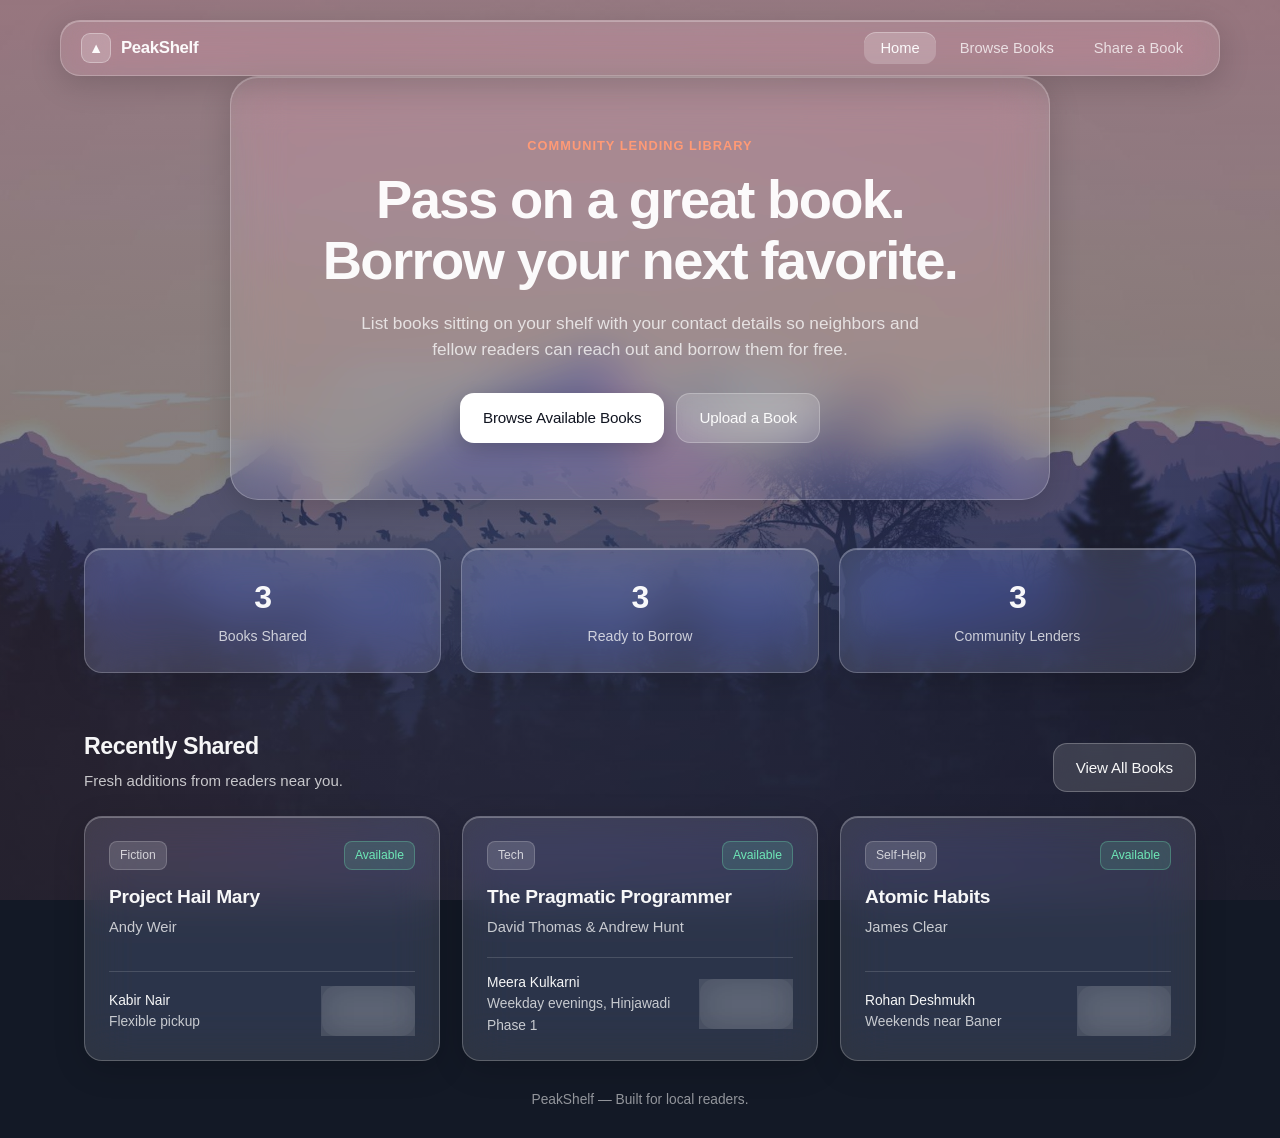
<file: index.html>
<!DOCTYPE html>
<html lang="en">
<head>
  <meta charset="UTF-8" />
  <meta name="viewport" content="width=device-width, initial-scale=1.0" />
  <title>PeakShelf — Community Book Sharing</title>
  <link rel="stylesheet" href="styles.css" />
</head>
<body data-page="home">
  <div class="nav-wrapper">
    <nav class="navbar glass" aria-label="Main navigation">
      <a href="index.html" class="brand">
        <span class="brand-mark" aria-hidden="true">▲</span>
        <span>PeakShelf</span>
      </a>
      <ul class="nav-links">
        <li><a href="index.html" class="nav-link active" aria-current="page">Home</a></li>
        <li><a href="browse.html" class="nav-link">Browse Books</a></li>
        <li><a href="lend.html" class="nav-link">Share a Book</a></li>
      </ul>
    </nav>
  </div>

  <main class="container">
    <section class="hero glass">
      <span class="eyebrow">Community Lending Library</span>
      <h1>Pass on a great book.<br />Borrow your next favorite.</h1>
      <p class="subtitle">
        List books sitting on your shelf with your contact details so neighbors and fellow readers can reach out and borrow them for free.
      </p>
      <div class="hero-actions">
        <a href="browse.html" class="btn btn-primary">Browse Available Books</a>
        <a href="lend.html" class="btn btn-glass">Upload a Book</a>
      </div>
    </section>

    <section class="stats-grid" aria-label="Library statistics">
      <div class="stat-card glass">
        <div class="stat-value" id="stat-total">0</div>
        <div class="stat-label">Books Shared</div>
      </div>
      <div class="stat-card glass">
        <div class="stat-value" id="stat-available">0</div>
        <div class="stat-label">Ready to Borrow</div>
      </div>
      <div class="stat-card glass">
        <div class="stat-value" id="stat-lenders">0</div>
        <div class="stat-label">Community Lenders</div>
      </div>
    </section>

    <section aria-labelledby="recent-heading">
      <div class="section-header">
        <div>
          <h2 id="recent-heading" class="section-title">Recently Shared</h2>
          <p class="section-subtitle">Fresh additions from readers near you.</p>
        </div>
        <a href="browse.html" class="btn btn-glass">View All Books</a>
      </div>

      <div id="recent-books-grid" class="books-grid"></div>
    </section>
  </main>

  <footer>
    <div class="container">PeakShelf — Built for local readers.</div>
  </footer>

  <!-- Contact / Borrow Modal -->
  <div id="borrow-modal" class="modal-backdrop" role="dialog" aria-modal="true" aria-labelledby="modal-book-title">
    <div class="modal glass-strong">
      <button type="button" class="modal-close" id="modal-close" aria-label="Close modal">✕</button>
      <span class="eyebrow" id="modal-book-genre">Genre</span>
      <h2 id="modal-book-title" class="section-title">Book Title</h2>
      <p id="modal-book-author" class="section-subtitle"></p>

      <div class="contact-box">
        <div class="contact-row">
          <span>Lender</span>
          <strong id="modal-lender-name"></strong>
        </div>
        <div class="contact-row">
          <span>Phone</span>
          <strong id="modal-lender-phone"></strong>
        </div>
        <div class="contact-row">
          <span>Pickup Note</span>
          <strong id="modal-lender-note"></strong>
        </div>
      </div>

      <div class="modal-actions">
        <button type="button" class="btn btn-primary" id="modal-copy-btn">Copy Number</button>
        <a href="#" class="btn btn-glass" id="modal-call-btn">Call Lender</a>
        <button type="button" class="btn btn-glass" id="modal-toggle-status">Mark Borrowed</button>
      </div>
    </div>
  </div>

  <div id="toast" class="toast glass-strong" role="status" aria-live="polite"></div>
  <script src="app.js"></script>
</body>
</html>
</file>
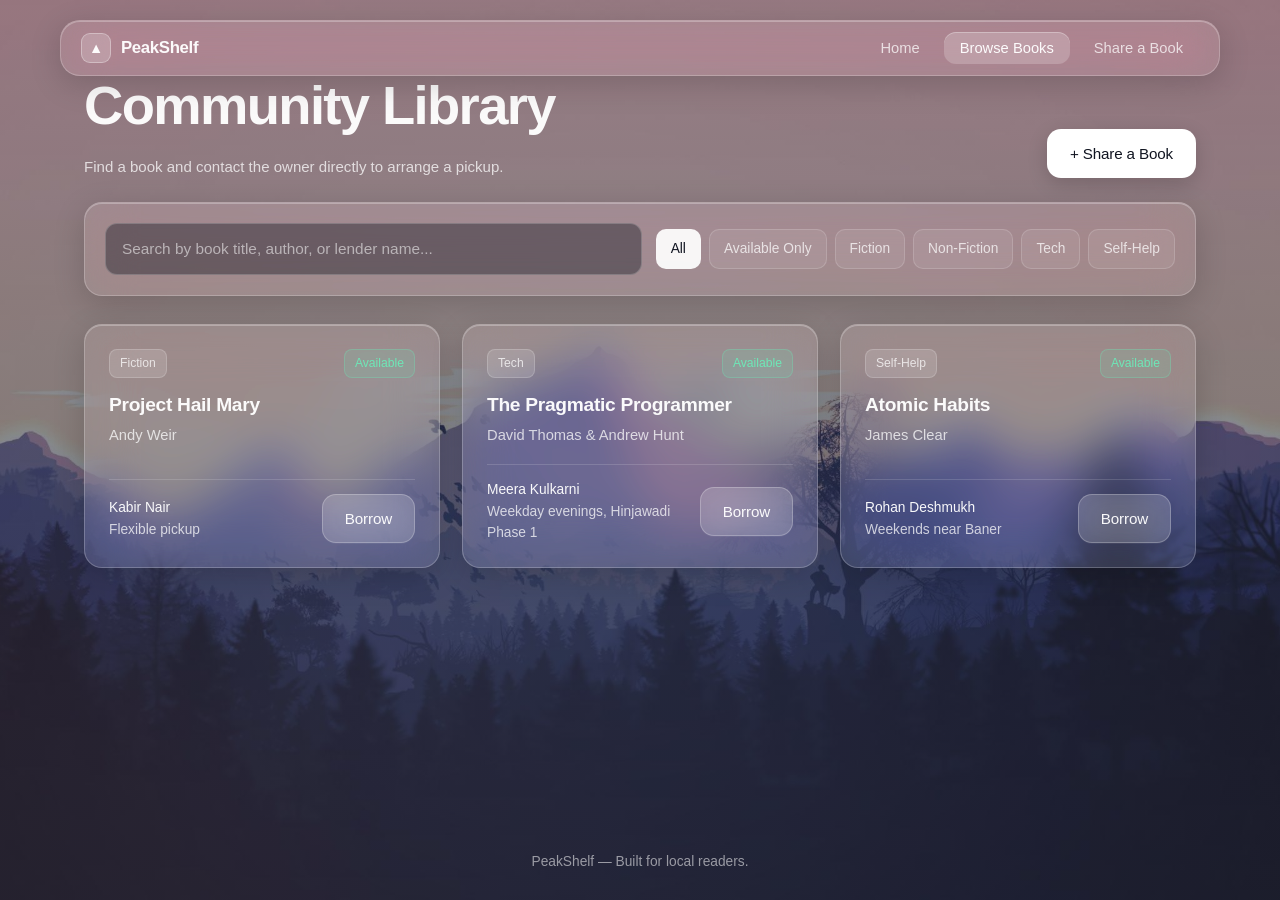
<file: browse.html>
<!DOCTYPE html>
<html lang="en">
<head>
  <meta charset="UTF-8" />
  <meta name="viewport" content="width=device-width, initial-scale=1.0" />
  <title>Browse Books — PeakShelf</title>
  <link rel="stylesheet" href="styles.css" />
</head>
<body data-page="browse">
  <div class="nav-wrapper">
    <nav class="navbar glass" aria-label="Main navigation">
      <a href="index.html" class="brand">
        <span class="brand-mark" aria-hidden="true">▲</span>
        <span>PeakShelf</span>
      </a>
      <ul class="nav-links">
        <li><a href="index.html" class="nav-link">Home</a></li>
        <li><a href="browse.html" class="nav-link active" aria-current="page">Browse Books</a></li>
        <li><a href="lend.html" class="nav-link">Share a Book</a></li>
      </ul>
    </nav>
  </div>

  <main class="container">
    <div class="section-header">
      <div>
        <h1>Community Library</h1>
        <p class="section-subtitle">Find a book and contact the owner directly to arrange a pickup.</p>
      </div>
      <a href="lend.html" class="btn btn-primary">+ Share a Book</a>
    </div>

    <div class="toolbar glass" role="search">
      <div class="toolbar-search">
        <label for="search-input" class="sr-only" style="position:absolute;width:1px;height:1px;overflow:hidden;">Search books</label>
        <input
          type="search"
          id="search-input"
          class="search-input"
          placeholder="Search by book title, author, or lender name..."
          autocomplete="off"
        />
      </div>

      <div class="filter-group" id="genre-filters" role="group" aria-label="Filter by category">
        <button type="button" class="chip active" data-filter="All">All</button>
        <button type="button" class="chip" data-filter="Available">Available Only</button>
        <button type="button" class="chip" data-filter="Fiction">Fiction</button>
        <button type="button" class="chip" data-filter="Non-Fiction">Non-Fiction</button>
        <button type="button" class="chip" data-filter="Tech">Tech</button>
        <button type="button" class="chip" data-filter="Self-Help">Self-Help</button>
      </div>
    </div>

    <div id="browse-books-grid" class="books-grid"></div>

    <div id="browse-empty" class="empty-state glass" hidden>
      <h2 class="section-title">No matching books found</h2>
      <p>Try clearing your search or be the first to share a book in this category.</p>
      <a href="lend.html" class="btn btn-primary">Upload a Book</a>
    </div>
  </main>

  <footer>
    <div class="container">PeakShelf — Built for local readers.</div>
  </footer>

  <!-- Contact / Borrow Modal -->
  <div id="borrow-modal" class="modal-backdrop" role="dialog" aria-modal="true" aria-labelledby="modal-book-title">
    <div class="modal glass-strong">
      <button type="button" class="modal-close" id="modal-close" aria-label="Close modal">✕</button>
      <span class="eyebrow" id="modal-book-genre">Genre</span>
      <h2 id="modal-book-title" class="section-title">Book Title</h2>
      <p id="modal-book-author" class="section-subtitle"></p>

      <div class="contact-box">
        <div class="contact-row">
          <span>Lender</span>
          <strong id="modal-lender-name"></strong>
        </div>
        <div class="contact-row">
          <span>Phone</span>
          <strong id="modal-lender-phone"></strong>
        </div>
        <div class="contact-row">
          <span>Pickup Note</span>
          <strong id="modal-lender-note"></strong>
        </div>
      </div>

      <div class="modal-actions">
        <button type="button" class="btn btn-primary" id="modal-copy-btn">Copy Number</button>
        <a href="#" class="btn btn-glass" id="modal-call-btn">Call Lender</a>
        <button type="button" class="btn btn-glass" id="modal-toggle-status">Mark Borrowed</button>
      </div>
    </div>
  </div>

  <div id="toast" class="toast glass-strong" role="status" aria-live="polite"></div>
  <script src="app.js"></script>
</body>
</html>
</file>
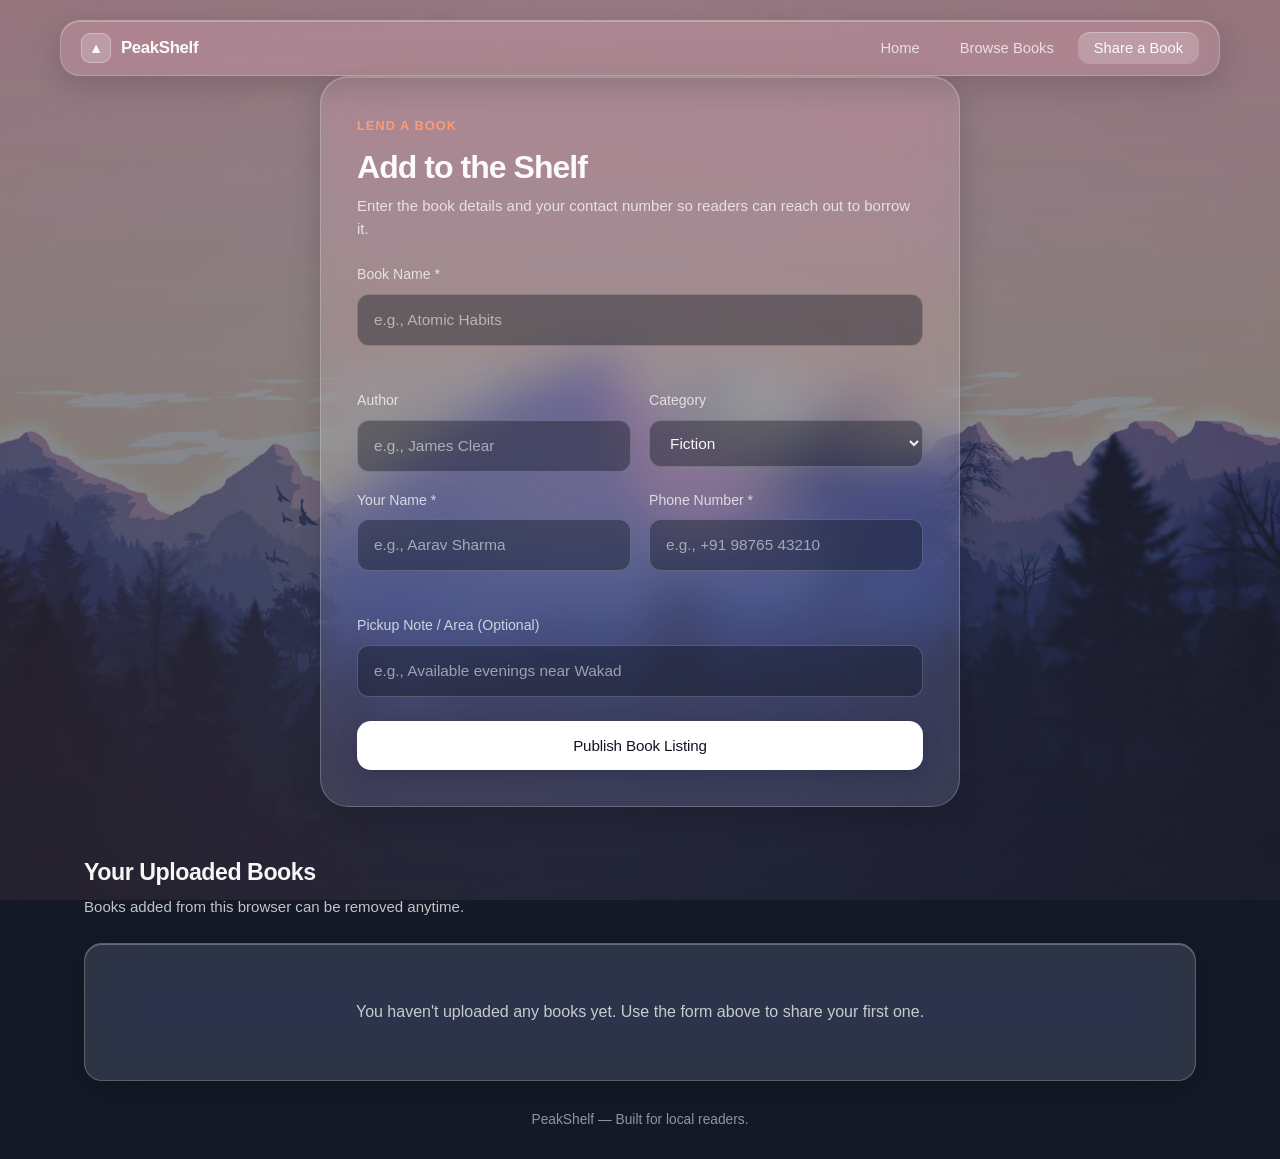
<file: lend.html>
<!DOCTYPE html>
<html lang="en">
<head>
  <meta charset="UTF-8" />
  <meta name="viewport" content="width=device-width, initial-scale=1.0" />
  <title>Share a Book — PeakShelf</title>
  <link rel="stylesheet" href="styles.css" />
</head>
<body data-page="lend">
  <div class="nav-wrapper">
    <nav class="navbar glass" aria-label="Main navigation">
      <a href="index.html" class="brand">
        <span class="brand-mark" aria-hidden="true">▲</span>
        <span>PeakShelf</span>
      </a>
      <ul class="nav-links">
        <li><a href="index.html" class="nav-link">Home</a></li>
        <li><a href="browse.html" class="nav-link">Browse Books</a></li>
        <li><a href="lend.html" class="nav-link active" aria-current="page">Share a Book</a></li>
      </ul>
    </nav>
  </div>

  <main class="container">
    <section class="form-card glass" aria-labelledby="upload-heading">
      <span class="eyebrow">Lend a Book</span>
      <h1 id="upload-heading" style="font-size: 2rem; margin-bottom: 8px;">Add to the Shelf</h1>
      <p class="section-subtitle">
        Enter the book details and your contact number so readers can reach out to borrow it.
      </p>

      <form id="lend-form" novalidate>
        <div class="form-grid">
          <div class="form-field full">
            <label for="book-title" class="form-label">Book Name *</label>
            <input
              type="text"
              id="book-title"
              name="title"
              class="form-input"
              placeholder="e.g., Atomic Habits"
              required
            />
            <span class="form-error" id="err-title"></span>
          </div>

          <div class="form-field">
            <label for="book-author" class="form-label">Author</label>
            <input
              type="text"
              id="book-author"
              name="author"
              class="form-input"
              placeholder="e.g., James Clear"
            />
          </div>

          <div class="form-field">
            <label for="book-genre" class="form-label">Category</label>
            <select id="book-genre" name="genre" class="form-select">
              <option value="Fiction">Fiction</option>
              <option value="Non-Fiction">Non-Fiction</option>
              <option value="Tech">Tech</option>
              <option value="Self-Help">Self-Help</option>
            </select>
          </div>

          <div class="form-field">
            <label for="lender-name" class="form-label">Your Name *</label>
            <input
              type="text"
              id="lender-name"
              name="lenderName"
              class="form-input"
              placeholder="e.g., Aarav Sharma"
              required
            />
            <span class="form-error" id="err-name"></span>
          </div>

          <div class="form-field">
            <label for="lender-phone" class="form-label">Phone Number *</label>
            <input
              type="tel"
              id="lender-phone"
              name="phone"
              class="form-input"
              placeholder="e.g., +91 98765 43210"
              required
            />
            <span class="form-error" id="err-phone"></span>
          </div>

          <div class="form-field full">
            <label for="lender-note" class="form-label">Pickup Note / Area (Optional)</label>
            <input
              type="text"
              id="lender-note"
              name="note"
              class="form-input"
              placeholder="e.g., Available evenings near Wakad"
            />
          </div>

          <div class="form-field full" style="margin-top: 6px;">
            <button type="submit" class="btn btn-primary" style="width: 100%;">
              Publish Book Listing
            </button>
          </div>
        </div>
      </form>
    </section>

    <section aria-labelledby="my-listings-heading">
      <div class="section-header">
        <div>
          <h2 id="my-listings-heading" class="section-title">Your Uploaded Books</h2>
          <p class="section-subtitle">Books added from this browser can be removed anytime.</p>
        </div>
      </div>

      <div id="my-books-grid" class="books-grid"></div>
      <div id="my-books-empty" class="empty-state glass" hidden>
        <p style="margin: 0;">You haven't uploaded any books yet. Use the form above to share your first one.</p>
      </div>
    </section>
  </main>

  <footer>
    <div class="container">PeakShelf — Built for local readers.</div>
  </footer>

  <div id="toast" class="toast glass-strong" role="status" aria-live="polite"></div>
  <script src="app.js"></script>
</body>
</html>
</file>
<file: styles.css>
/* ==========================================================================
   PeakShelf — Apple-Inspired Liquid Glass Design System
   ========================================================================== */

:root {
  --font-sans: -apple-system, BlinkMacSystemFont, "SF Pro Display", "SF Pro Text", "Helvetica Neue", sans-serif;

  /* Radii & Layout */
  --radius-sm: 12px;
  --radius-md: 18px;
  --radius-lg: 28px;
  --content-width: 1160px;

  /* Glass Surfaces */
  --glass-blur: 24px;
  --glass-bg: rgba(255, 255, 255, 0.12);
  --glass-bg-hover: rgba(255, 255, 255, 0.18);
  --glass-bg-strong: rgba(18, 22, 34, 0.52);
  --glass-border: rgba(255, 255, 255, 0.22);
  --glass-highlight: inset 0 1px 0 rgba(255, 255, 255, 0.28);
  --glass-shadow: 0 8px 32px rgba(0, 0, 0, 0.16);

  /* Typography & Accents (harmonized with the warm coral peaks & cool mist) */
  --text-primary: rgba(255, 255, 255, 0.96);
  --text-secondary: rgba(255, 255, 255, 0.74);
  --text-muted: rgba(255, 255, 255, 0.54);
  --accent: #ff9a76;
  --accent-solid: #ffffff;
  --accent-text: #111521;
  --success: #6ee7b7;
  --danger: #fca5a5;

  /* Motion */
  --transition: 300ms cubic-bezier(0.25, 0.8, 0.25, 1);
}

/* Reset & Base */
*,
*::before,
*::after {
  box-sizing: border-box;
  margin: 0;
  padding: 0;
}

html {
  font-family: var(--font-sans);
  color: var(--text-primary);
  scroll-behavior: smooth;
  -webkit-font-smoothing: antialiased;
  -moz-osx-font-smoothing: grayscale;
}

body {
  min-height: 100vh;
  line-height: 1.55;
  background-color: #131926;
  background-image:
    linear-gradient(180deg, rgba(12, 16, 28, 0.42) 0%, rgba(12, 16, 28, 0.58) 100%),
    url("./image (1).png");
  background-size: cover;
  background-position: center center;
  background-attachment: fixed;
  background-repeat: no-repeat;
  display: flex;
  flex-direction: column;
}

a {
  color: inherit;
  text-decoration: none;
}

button,
input,
select,
textarea {
  font: inherit;
  color: inherit;
}

/* ==========================================================================
   Liquid Glass Primitives
   ========================================================================== */

.glass {
  background: var(--glass-bg);
  backdrop-filter: blur(var(--glass-blur)) saturate(180%);
  -webkit-backdrop-filter: blur(var(--glass-blur)) saturate(180%);
  border: 1px solid var(--glass-border);
  border-radius: var(--radius-lg);
  box-shadow: var(--glass-shadow), var(--glass-highlight);
}

.glass-strong {
  background: var(--glass-bg-strong);
  backdrop-filter: blur(32px) saturate(190%);
  -webkit-backdrop-filter: blur(32px) saturate(190%);
  border: 1px solid rgba(255, 255, 255, 0.2);
  border-radius: var(--radius-lg);
  box-shadow: 0 20px 60px rgba(0, 0, 0, 0.35), var(--glass-highlight);
}

/* ==========================================================================
   Layout & Floating Navigation
   ========================================================================== */

.container {
  width: 100%;
  max-width: var(--content-width);
  margin: 0 auto;
  padding: 0 24px;
}

.nav-wrapper {
  position: sticky;
  top: 20px;
  z-index: 100;
  padding: 0 24px;
  margin-top: 20px;
}

.navbar {
  max-width: var(--content-width);
  margin: 0 auto;
  padding: 12px 20px;
  border-radius: 20px;
  display: flex;
  align-items: center;
  justify-content: space-between;
  gap: 16px;
}

.brand {
  display: inline-flex;
  align-items: center;
  gap: 10px;
  font-weight: 600;
  font-size: 1.05rem;
  letter-spacing: -0.02em;
}

.brand-mark {
  width: 30px;
  height: 30px;
  border-radius: 9px;
  background: rgba(255, 255, 255, 0.2);
  border: 1px solid rgba(255, 255, 255, 0.32);
  display: grid;
  place-items: center;
  font-size: 0.9rem;
}

.nav-links {
  display: flex;
  align-items: center;
  gap: 8px;
  list-style: none;
}

.nav-link {
  padding: 8px 16px;
  border-radius: var(--radius-sm);
  font-size: 0.92rem;
  font-weight: 500;
  color: var(--text-secondary);
  transition: background var(--transition), color var(--transition);
}

.nav-link:hover,
.nav-link:focus-visible {
  color: var(--text-primary);
  background: rgba(255, 255, 255, 0.12);
  outline: none;
}

.nav-link.active {
  color: var(--text-primary);
  background: rgba(255, 255, 255, 0.2);
  box-shadow: inset 0 1px 0 rgba(255, 255, 255, 0.3);
}

/* ==========================================================================
   Buttons & Interactive Elements
   ========================================================================== */

.btn {
  display: inline-flex;
  align-items: center;
  justify-content: center;
  gap: 8px;
  padding: 12px 22px;
  border-radius: 14px;
  font-size: 0.95rem;
  font-weight: 500;
  letter-spacing: -0.01em;
  border: 1px solid transparent;
  cursor: pointer;
  transition: transform var(--transition), background var(--transition), border-color var(--transition), opacity var(--transition);
}

.btn:active {
  transform: scale(0.98);
}

.btn:focus-visible {
  outline: 2px solid rgba(255, 255, 255, 0.8);
  outline-offset: 2px;
}

.btn-primary {
  background: var(--accent-solid);
  color: var(--accent-text);
  box-shadow: 0 6px 20px rgba(0, 0, 0, 0.16);
}

.btn-primary:hover {
  background: rgba(255, 255, 255, 0.9);
  transform: translateY(-1px);
}

.btn-glass {
  background: rgba(255, 255, 255, 0.14);
  color: var(--text-primary);
  border-color: rgba(255, 255, 255, 0.24);
  backdrop-filter: blur(16px);
  -webkit-backdrop-filter: blur(16px);
}

.btn-glass:hover {
  background: rgba(255, 255, 255, 0.22);
  transform: translateY(-1px);
}

.btn-danger {
  background: rgba(239, 68, 68, 0.18);
  color: #fecaca;
  border-color: rgba(252, 165, 165, 0.3);
  padding: 8px 14px;
  font-size: 0.85rem;
}

.btn-danger:hover {
  background: rgba(239, 68, 68, 0.3);
}

/* ==========================================================================
   Main Sections & Typography
   ========================================================================== */

main {
  flex: 1;
  padding: 48px 0 80px;
}

.hero {
  padding: 56px 40px;
  text-align: center;
  max-width: 820px;
  margin: 0 auto 48px;
  animation: fadeUp 500ms ease both;
}

.eyebrow {
  display: inline-block;
  font-size: 0.8rem;
  font-weight: 600;
  letter-spacing: 0.08em;
  text-transform: uppercase;
  color: var(--accent);
  margin-bottom: 14px;
}

h1 {
  font-size: clamp(2.1rem, 4.5vw, 3.4rem);
  font-weight: 600;
  letter-spacing: -0.03em;
  line-height: 1.12;
  margin-bottom: 18px;
}

.subtitle {
  font-size: 1.08rem;
  color: var(--text-secondary);
  max-width: 560px;
  margin: 0 auto 30px;
}

.hero-actions {
  display: flex;
  flex-wrap: wrap;
  justify-content: center;
  gap: 12px;
}

.section-header {
  display: flex;
  align-items: flex-end;
  justify-content: space-between;
  gap: 16px;
  margin-bottom: 24px;
}

.section-title {
  font-size: 1.45rem;
  font-weight: 600;
  letter-spacing: -0.02em;
}

.section-subtitle {
  font-size: 0.94rem;
  color: var(--text-secondary);
  margin-top: 4px;
}

/* Stats Strip */
.stats-grid {
  display: grid;
  grid-template-columns: repeat(3, 1fr);
  gap: 20px;
  margin-bottom: 56px;
}

.stat-card {
  padding: 24px;
  text-align: center;
  border-radius: var(--radius-md);
}

.stat-value {
  font-size: 2rem;
  font-weight: 600;
  letter-spacing: -0.03em;
}

.stat-label {
  font-size: 0.88rem;
  color: var(--text-secondary);
  margin-top: 4px;
}

/* ==========================================================================
   Book Cards & Grid
   ========================================================================== */

.books-grid {
  display: grid;
  grid-template-columns: repeat(auto-fill, minmax(300px, 1fr));
  gap: 22px;
}

.book-card {
  padding: 24px;
  border-radius: var(--radius-md);
  display: flex;
  flex-direction: column;
  justify-content: space-between;
  gap: 18px;
  transition: transform var(--transition), background var(--transition);
}

.book-card:hover {
  transform: translateY(-3px);
  background: var(--glass-bg-hover);
}

.book-meta-top {
  display: flex;
  align-items: center;
  justify-content: space-between;
  gap: 10px;
  margin-bottom: 12px;
}

.badge {
  font-size: 0.76rem;
  font-weight: 500;
  padding: 4px 10px;
  border-radius: 8px;
  background: rgba(255, 255, 255, 0.14);
  border: 1px solid rgba(255, 255, 255, 0.18);
  color: var(--text-secondary);
}

.badge-available {
  color: var(--success);
  background: rgba(110, 231, 183, 0.14);
  border-color: rgba(110, 231, 183, 0.3);
}

.badge-borrowed {
  color: #fde68a;
  background: rgba(253, 230, 138, 0.14);
  border-color: rgba(253, 230, 138, 0.3);
}

.book-title {
  font-size: 1.2rem;
  font-weight: 600;
  letter-spacing: -0.015em;
  margin-bottom: 4px;
}

.book-author {
  font-size: 0.92rem;
  color: var(--text-secondary);
}

.lender-row {
  padding-top: 14px;
  border-top: 1px solid rgba(255, 255, 255, 0.14);
  display: flex;
  align-items: center;
  justify-content: space-between;
  gap: 12px;
}

.lender-info {
  font-size: 0.86rem;
  color: var(--text-secondary);
}

.lender-info strong {
  display: block;
  color: var(--text-primary);
  font-weight: 500;
}

/* ==========================================================================
   Search, Filters & Forms
   ========================================================================== */

.toolbar {
  padding: 20px;
  border-radius: var(--radius-md);
  margin-bottom: 28px;
  display: flex;
  flex-wrap: wrap;
  align-items: center;
  gap: 14px;
}

.search-input,
.form-input,
.form-select {
  width: 100%;
  padding: 13px 16px;
  border-radius: var(--radius-sm);
  background: rgba(12, 16, 28, 0.38);
  border: 1px solid rgba(255, 255, 255, 0.2);
  color: var(--text-primary);
  font-size: 0.96rem;
  transition: border-color var(--transition), background var(--transition);
}

.search-input::placeholder,
.form-input::placeholder {
  color: var(--text-muted);
}

.search-input:focus,
.form-input:focus,
.form-select:focus {
  outline: none;
  border-color: rgba(255, 255, 255, 0.65);
  background: rgba(12, 16, 28, 0.56);
}

.form-select option {
  background: #171d2c;
  color: #ffffff;
}

.toolbar-search {
  flex: 1 1 260px;
}

.filter-group {
  display: flex;
  flex-wrap: wrap;
  gap: 8px;
}

.chip {
  padding: 8px 14px;
  border-radius: 10px;
  font-size: 0.86rem;
  font-weight: 500;
  background: rgba(255, 255, 255, 0.08);
  border: 1px solid rgba(255, 255, 255, 0.16);
  color: var(--text-secondary);
  cursor: pointer;
  transition: background var(--transition), color var(--transition);
}

.chip:hover {
  background: rgba(255, 255, 255, 0.16);
  color: var(--text-primary);
}

.chip.active {
  background: rgba(255, 255, 255, 0.92);
  color: var(--accent-text);
  border-color: transparent;
}

/* Form Layout (lend.html) */
.form-card {
  max-width: 640px;
  margin: 0 auto 48px;
  padding: 36px;
}

.form-grid {
  display: grid;
  grid-template-columns: 1fr 1fr;
  gap: 18px;
  margin-top: 24px;
}

.form-field {
  display: flex;
  flex-direction: column;
  gap: 8px;
}

.form-field.full {
  grid-column: 1 / -1;
}

.form-label {
  font-size: 0.88rem;
  font-weight: 500;
  color: var(--text-secondary);
}

.form-error {
  font-size: 0.82rem;
  color: var(--danger);
  min-height: 18px;
}

/* Empty State */
.empty-state {
  padding: 56px 24px;
  text-align: center;
  border-radius: var(--radius-md);
}

.empty-state p {
  color: var(--text-secondary);
  margin: 8px 0 20px;
}

/* ==========================================================================
   Modal & Toast
   ========================================================================== */

.modal-backdrop {
  position: fixed;
  inset: 0;
  z-index: 200;
  background: rgba(8, 11, 20, 0.55);
  backdrop-filter: blur(8px);
  -webkit-backdrop-filter: blur(8px);
  display: none;
  place-items: center;
  padding: 24px;
}

.modal-backdrop.open {
  display: grid;
  animation: fadeIn 200ms ease;
}

.modal {
  width: 100%;
  max-width: 460px;
  padding: 32px;
  position: relative;
}

.modal-close {
  position: absolute;
  top: 18px;
  right: 18px;
  width: 34px;
  height: 34px;
  border-radius: 10px;
  border: 1px solid rgba(255, 255, 255, 0.2);
  background: rgba(255, 255, 255, 0.1);
  color: var(--text-primary);
  cursor: pointer;
  display: grid;
  place-items: center;
}

.modal-close:hover {
  background: rgba(255, 255, 255, 0.2);
}

.contact-box {
  margin: 20px 0 24px;
  padding: 18px;
  border-radius: var(--radius-md);
  background: rgba(255, 255, 255, 0.08);
  border: 1px solid rgba(255, 255, 255, 0.16);
  display: flex;
  flex-direction: column;
  gap: 10px;
}

.contact-row {
  display: flex;
  justify-content: space-between;
  font-size: 0.94rem;
}

.contact-row span:first-child {
  color: var(--text-secondary);
}

.modal-actions {
  display: flex;
  flex-wrap: wrap;
  gap: 10px;
}

.modal-actions .btn {
  flex: 1;
}

.toast {
  position: fixed;
  bottom: 24px;
  right: 24px;
  z-index: 300;
  padding: 14px 20px;
  border-radius: 14px;
  font-size: 0.92rem;
  font-weight: 500;
  opacity: 0;
  transform: translateY(12px);
  pointer-events: none;
  transition: opacity var(--transition), transform var(--transition);
}

.toast.show {
  opacity: 1;
  transform: translateY(0);
}

/* Footer */
footer {
  padding: 28px 0;
  text-align: center;
  font-size: 0.86rem;
  color: var(--text-muted);
}

/* Animations */
@keyframes fadeUp {
  from {
    opacity: 0;
    transform: translateY(14px);
  }
  to {
    opacity: 1;
    transform: translateY(0);
  }
}

@keyframes fadeIn {
  from { opacity: 0; }
  to { opacity: 1; }
}

/* Responsive */
@media (max-width: 768px) {
  .navbar {
    flex-direction: column;
    padding: 14px;
  }

  .hero {
    padding: 36px 22px;
  }

  .stats-grid,
  .form-grid {
    grid-template-columns: 1fr;
  }

  .form-card {
    padding: 24px;
  }

  .section-header {
    flex-direction: column;
    align-items: flex-start;
  }
}

@media (prefers-reduced-motion: reduce) {
  *,
  *::before,
  *::after {
    animation-duration: 0.01ms !important;
    transition-duration: 0.01ms !important;
    scroll-behavior: auto !important;
  }
}
</file>
